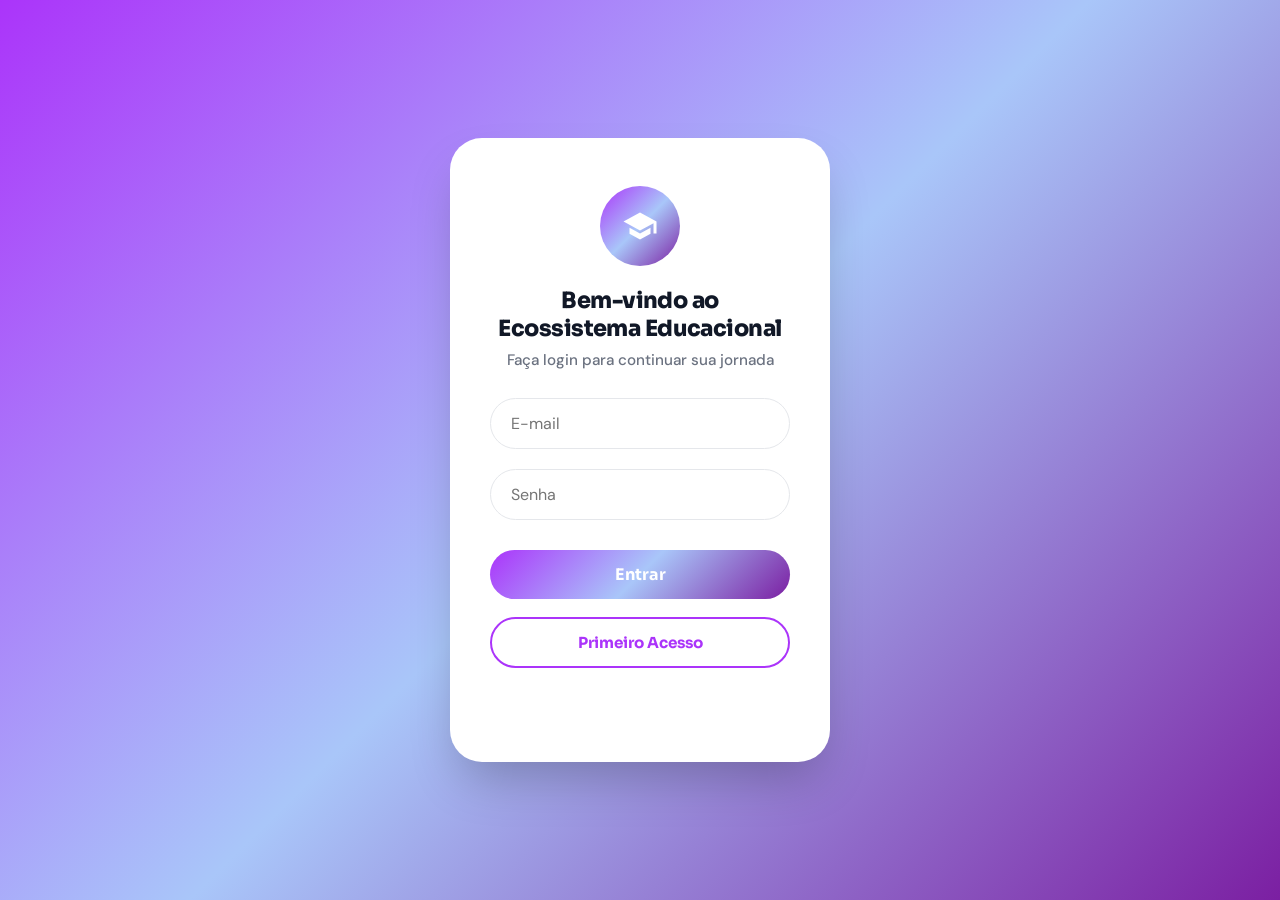
<file: login.html>
<!DOCTYPE html>
<html lang="pt-br">
<head>
    <meta charset="UTF-8">
    <meta name="viewport" content="width=device-width, initial-scale=1.0">
    <title>Quiz Educacional - Login</title>
    <link rel="stylesheet" href="style.css">
</head>
<body>
    <div class="container" id="login-container">
    <div class="login-icon">
    <svg xmlns="http://www.w3.org/2000/svg" width="36" height="36" viewBox="0 0 24 24" fill="white">
        <path d="M12 3L1 9l11 6 9-4.91V17h2V9L12 3zM5 13.18v4L12 21l7-3.82v-4L12 17l-7-3.82z"/>
    </svg>
</div>
        <h2>Bem-vindo ao Ecossistema Educacional</h2>
        <p class="login-subtitle">Faça login para continuar sua jornada</p>

        <form id="login-form" style="display:flex; flex-direction:column; gap:10px;">
            <input type="email" id="email" placeholder="E-mail" required>
            <input type="password" id="senha" placeholder="Senha" required>
            <button type="submit">Entrar</button>
            <button type="button" id="btn-mostrar-cadastro" class="btn-secundario">Primeiro Acesso</button>
        </form>

        <form id="cadastro-form" style="display:none; flex-direction:column; gap:10px;">
            <h3 style="margin:0 0 8px 0;">Criar Conta</h3>
            <input type="text" id="cadastro-nome" placeholder="Nome completo" required>
            <input type="email" id="cadastro-email" placeholder="E-mail" required>
            <input type="password" id="cadastro-senha" placeholder="Crie sua senha" required>
            <button type="submit">Cadastrar</button>
            <button type="button" id="btn-voltar-login" class="btn-secundario">Voltar ao Login</button>
        </form>

        <p id="mensagem"></p>
    </div>
    <script src="script.js"></script>
</body>
</html>
</file>
<file: style.css>
@import url('https://fonts.googleapis.com/css2?family=Sora:wght@400;600;700;800&family=DM+Sans:wght@400;500;600&display=swap');

:root {
    --roxo: #AB34FA;
    --roxo-hover: #9333EA;
    --roxo-claro: #EDE9FE;
    --roxo-medio: #C084FC;
    --roxo-escuro: #7B1FA2;

    --branco: #FFFFFF;
    --fundo: #F8F9FE;
    --borda: #E5E7EB;
    --texto: #111827;
    --texto-suave: #6B7280;
    --verde: #16a34a;
    --vermelho: #d4183d;
    --perigo-bg: #FEE2E2;

    --radius: 12px;
    --radius-lg: 32px;
    --sombra: 0 25px 50px -12px rgba(0,0,0,0.25);
}

*, *::before, *::after { box-sizing: border-box; }

body {
    font-family: 'DM Sans', sans-serif;
    background: linear-gradient(135deg, #AB34FA 0%, #A9C6F9 50%, #7B1FA2 100%);
    background-attachment: fixed;
    display: flex;
    justify-content: center;
    align-items: flex-start;
    min-height: 100vh;
    margin: 0;
    -webkit-font-smoothing: antialiased;
}

h1, h2, h3, h4 { font-family: 'Sora', sans-serif; }

/* login */

.container {
    background: var(--branco);
    padding: 48px 40px;
    border-radius: var(--radius-lg);
    box-shadow: var(--sombra);
    width: 100%;
    max-width: 380px;
    text-align: center;
    margin: auto;
}

.login-icon {
    font-size: 50px;
    display: inline-flex;
    align-items: center;
    justify-content: center;
    background: linear-gradient(135deg, #AB34FA 0%, #A9C6F9 50%, #7B1FA2 100%);
    color: var(--branco);
    width: 80px;
    height: 80px;
    border-radius: 50%;
    margin-bottom: 10px;
}

.container h2 {
    font-weight: 800;
    font-size: 1.4rem;
    color: var(--texto);
    letter-spacing: -0.025em;
    margin: 10px 0 0;
}

.login-subtitle {
    color: var(--texto-suave);
    font-size: 0.95rem;
    margin: 8px 0 28px;
    font-weight: 500;
}

/* inputs */

input[type="text"],
input[type="email"],
input[type="password"] {
    width: 100%;
    background-color: var(--branco);
    border: 1.5px solid var(--borda);
    border-radius: 9999px;
    padding: 14px 20px;
    font-size: 1rem;
    font-family: 'DM Sans', sans-serif;
    margin-bottom: 10px;
    transition: all 0.2s;
    color: var(--texto);
}

input[type="text"]:focus,
input[type="email"]:focus,
input[type="password"]:focus {
    outline: none;
    border-color: var(--roxo);
    background-color: var(--branco);
    box-shadow: 0 0 0 4px rgba(171, 52, 250, 0.12);
}

/* botões */

button {
    width: 100%;
    background: linear-gradient(135deg, #AB34FA 0%, #A9C6F9 50%, #7B1FA2 100%);
    
    color: white;
    padding: 14px;
    border-radius: 9999px;
    font-family: 'Sora', sans-serif;
    font-weight: 700;
    font-size: 1rem;
    border: none;
    cursor: pointer;
    margin-top: 10px;
    transition: background 0.3s, transform 0.2s, box-shadow 0.2s;
}

button:hover {
    background: linear-gradient(135deg, #AB34FA 0%, #A9C6F9 50%, #7B1FA2 100%);
    transform: translateY(-2px);
    box-shadow: 0 8px 20px rgba(168, 85, 247, 0.35);
}

button:active { transform: translateY(0); }

.btn-secundario {
    background: var(--branco) !important;
    color: var(--roxo) !important;
    border: 2px solid var(--roxo) !important;
    font-weight: 700;
    font-size: 0.95rem;
    margin-top: 8px;
    box-shadow: none !important;
}

.btn-secundario:hover {
    background: var(--roxo-claro) !important;
    transform: none !important;
    box-shadow: none !important;
}

#mensagem {
    margin-top: 12px;
    font-size: 0.9rem;
    font-weight: 500;
    min-height: 20px;
}

/* dashboard */

body:has(.dashboard-container) {
    align-items: flex-start;
    padding: 32px 16px;
}

.dashboard-container {
    max-width: 1000px;
    width: 100%;
    margin: 0 auto;
    background: rgba(255, 255, 255, 0.95);
    backdrop-filter: blur(12px);
    border-radius: var(--radius-lg);
    padding: 36px;
    box-shadow: var(--sombra);
}

.dash-header {
    display: flex;
    justify-content: space-between;
    align-items: center;
    margin-bottom: 32px;
    padding-bottom: 24px;
    border-bottom: 1.5px solid var(--roxo-claro);
}

.dash-header-left {
    display: flex;
    align-items: center;
    gap: 16px;
}

.dash-logo {
    font-size: 1.8rem;
    background: linear-gradient(135deg, #AB34FA 0%, #A9C6F9 50%, #7B1FA2 100%);
    color: var(--branco);
    width: 56px;
    height: 56px;
    display: flex;
    align-items: center;
    justify-content: center;
    border-radius: 16px;
    flex-shrink: 0;
}

.dash-saudacao {
    font-weight: 800;
    font-size: 1.4rem;
    color: var(--texto);
    margin: 0;
}

.dash-subtitulo {
    color: var(--roxo);
    font-weight: 600;
    text-transform: uppercase;
    font-size: 0.7rem;
    letter-spacing: 0.12em;
    margin: 0 0 2px;
}

#btn-logout {
    background: linear-gradient(135deg, #AB34FA 0%, #A9C6F9 30%, #7B1FA2 100%);
    color: #ffffff;
    border-radius: var(--radius);
    padding: 10px 18px;
    width: auto;
    font-size: 0.85rem;
    font-weight: 600;
    box-shadow: none;
    margin-top: 0;
}

#btn-logout:hover {
    background: var(--borda);
    transform: none;
    box-shadow: none;
    color: var(--vermelho);
}

.kpi-grid {
    display: grid;
    grid-template-columns: repeat(auto-fit, minmax(190px, 1fr));
    gap: 16px;
    margin-bottom: 28px;
}

.kpi-card {
    background: var(--branco);
    padding: 20px;
    border-radius: 20px;
    border: 1.5px solid var(--borda);
    display: flex;
    align-items: center;
    gap: 14px;
    transition: transform 0.25s ease, box-shadow 0.25s ease;
}

.kpi-card:hover {
    transform: translateY(-4px);
    box-shadow: 0 12px 24px rgba(168, 85, 247, 0.12);
    border-color: var(--roxo-medio);
}

.kpi-icon {
    font-size: 1.4rem;
    width: 48px;
    height: 48px;
   background: linear-gradient(135deg, #AB34FA 0%, #A9C6F9 50%, #7B1FA2 100%);
    display: flex;
    align-items: center;
    justify-content: center;
    border-radius: var(--radius);
    flex-shrink: 0;
}

.kpi-label {
    display: block;
    color: var(--texto-suave);
    font-size: 0.8rem;
    font-weight: 500;
    margin-bottom: 4px;
}

.kpi-valor {
    display: block;
    font-family: 'Sora', sans-serif;
    font-size: 1.2rem;
    font-weight: 700;
    color: var(--texto);
}

.kpi-valor-sm { font-size: 0.9rem; }

.graficos-grid {
    display: grid;
    grid-template-columns: 2fr 1fr;
    gap: 20px;
    margin-bottom: 20px;
}

.card {
    background: var(--branco);
    padding: 24px;
    border-radius: 20px;
    border: 1.5px solid var(--borda);
}

.grafico-card h3,
.historico-card h3 {
    font-weight: 700;
    font-size: 1rem;
    color: var(--texto);
    margin: 0 0 4px;
    display: flex;
    align-items: center;
    gap: 8px;
}

.card-descricao {
    color: var(--texto-suave);
    font-size: 0.82rem;
    margin: 0 0 16px;
}

.chart-wrapper {
    position: relative;
    height: 180px;
}

.chart-empty {
    color: var(--texto-suave);
    font-size: 0.88rem;
    text-align: center;
    padding: 32px 0;
    margin: 0;
}

.historico-card { margin-bottom: 20px; }

.table-wrapper { overflow-x: auto; }

#tabela-historico {
    width: 100%;
    border-collapse: collapse;
    font-size: 0.875rem;
}

#tabela-historico thead th {
    background: var(--fundo);
    color: var(--texto-suave);
    font-weight: 600;
    font-size: 0.78rem;
    text-transform: uppercase;
    letter-spacing: 0.06em;
    padding: 10px 14px;
    text-align: left;
    border-bottom: 1.5px solid var(--borda);
}

#tabela-historico tbody td {
    padding: 12px 14px;
    border-bottom: 1px solid var(--fundo);
    color: var(--texto);
    vertical-align: middle;
}

#tabela-historico tbody tr:last-child td { border-bottom: none; }
#tabela-historico tbody tr:hover td { background: #f8f9fe; }

.table-empty {
    text-align: center;
    color: var(--texto-suave);
    padding: 24px !important;
}

.badge {
    display: inline-block;
    padding: 3px 10px;
    border-radius: 9999px;
    font-size: 0.78rem;
    font-weight: 600;
}

.badge-verde   { background: #dcfce7; color: #15803d; }
.badge-amarelo { background: #fef9c3; color: #a16207; }
.badge-vermelho{ background: var(--perigo-bg); color: #b91c1c; }
.badge-roxo    { background: var(--roxo-claro); color: var(--roxo-escuro); }
.badge-cinza   { background: var(--fundo); color: var(--texto-suave); }

.dash-acoes {
    display: flex;
    gap: 12px;
    margin-top: 8px;
}

#btn-quiz { background: linear-gradient(135deg, #AB34FA 0%, #A9C6F9 50%, #7B1FA2 100%); flex: 2; margin-top: 0; }
#btn-quiz:hover { background: linear-gradient(135deg, #AB34FA 0%, #A9C6F9 50%, #7B1FA2 100%); }

.btn-perigo {
    background: var(--perigo-bg) !important;
    color: var(--vermelho) !important;
    flex: 1;
    margin-top: 0 !important;
    box-shadow: none !important;
}

.btn-perigo:hover {
    background: #fecaca !important;
    transform: none !important;
    box-shadow: none !important;
}

#chatbot-btn {
    position: fixed;
    bottom: 28px;
    right: 28px;
    width: 54px;
    height: 54px;
    background: linear-gradient(135deg, #AB34FA 0%, #A9C6F9 30%, #7B1FA2 100%);
    border-radius: 50%;
    display: flex;
    align-items: center;
    justify-content: center;
    font-size: 1.4rem;
    cursor: pointer;
    box-shadow: 0 8px 24px rgba(168, 85, 247, 0.4);
    transition: transform 0.2s, box-shadow 0.2s;
    z-index: 999;
}

#chatbot-btn:hover {
    transform: scale(1.1) translateY(-2px);
    box-shadow: 0 12px 32px rgba(168, 85, 247, 0.5);
}

/* modal de proficiência */

.modal {
    display: none;
    position: fixed;
    inset: 0;
    background: rgba(123, 31, 162, 0.5);
    backdrop-filter: blur(4px);
    z-index: 1000;
    justify-content: center;
    align-items: center;
    padding: 20px;
}

.modal-content {
    background: var(--branco);
    border-radius: var(--radius-lg);
    padding: 40px;
    max-width: 480px;
    width: 100%;
    box-shadow: var(--sombra);
    animation: modalEntrada 0.3s cubic-bezier(0.34, 1.56, 0.64, 1);
}

@keyframes modalEntrada {
    from { opacity: 0; transform: scale(0.92) translateY(16px); }
    to   { opacity: 1; transform: scale(1) translateY(0); }
}

.modal-content h3 {
    font-weight: 800;
    font-size: 1.3rem;
    color: var(--texto);
    margin: 0 0 8px;
}

.pergunta {
    margin-bottom: 16px;
    text-align: left;
}

.pergunta label {
    display: block;
    font-weight: 600;
    font-size: 0.9rem;
    color: var(--texto);
    margin-bottom: 6px;
}

.pergunta input { margin-bottom: 0; }

/* quiz */

body:has(.quiz-container) {
    align-items: center;
    padding: 32px 16px;
}

.quiz-container {
    background: var(--branco);
    padding: 40px;
    border-radius: var(--radius-lg);
    box-shadow: var(--sombra);
    width: 100%;
    max-width: 520px;
    margin: auto;
}

.quiz-container h2 {
    font-weight: 800;
    font-size: 1rem;
    color: var(--roxo);
    letter-spacing: 0.1em;
    text-transform: uppercase;
    margin: 0 0 24px;
}

#quiz-progresso {
    font-size: 0.8rem;
    font-weight: 700;
    color: var(--roxo);
    text-transform: uppercase;
    letter-spacing: 0.07em;
    display: block;
    margin-bottom: 8px;
}

.quiz-progresso-wrapper { margin-bottom: 28px; }

.barra-progresso {
    background: var(--fundo);
    height: 8px;
    border-radius: 9999px;
    overflow: hidden;
}

.barra-progresso-fill {
    background: linear-gradient(135deg, #AB34FA 0%, #A9C6F9 50%, #7B1FA2 100%);
    height: 100%;
    border-radius: 9999px;
    transition: width 0.4s cubic-bezier(0.4, 0, 0.2, 1);
    width: 0%;
}

.quiz-enunciado {
    font-weight: 700;
    font-size: 1.25rem;
    color: var(--texto);
    line-height: 1.4;
    margin-bottom: 24px;
    text-align: left;
}

.quiz-alternativas {
    display: flex;
    flex-direction: column;
    gap: 10px;
    width: 100%;
}

.quiz-alternativas label {
    display: flex;
    align-items: center;
    padding: 14px 18px;
    background: #F8F9FE;
    border: 2px solid var(--borda);
    border-radius: 14px;
    cursor: pointer;
    transition: all 0.2s ease;
    font-weight: 500;
    color: #374151;
    font-size: 0.95rem;
}

.quiz-alternativas label:hover {
    border-color: var(--roxo);
    background: var(--roxo-claro);
}

.quiz-alternativas label:has(input[type="radio"]:checked) {
    border-color: var(--roxo);
    background: var(--roxo-claro);
    box-shadow: 0 0 0 3px rgba(168, 85, 247, 0.1);
}

input[type="radio"] {
    accent-color: var(--roxo);
    margin-right: 12px;
    width: 18px;
    height: 18px;
    flex-shrink: 0;
}

#quiz-feedback {
    font-weight: 600;
    font-size: 0.95rem;
    margin-top: 16px;
    min-height: 24px;
    text-align: center;
}

#btn-responder { margin-top: 24px; background: linear-gradient(135deg, #AB34FA 0%, #A9C6F9 50%, #7B1FA2 100%); }

#btn-responder:disabled {
    background: var(--borda);
    color: #9CA3AF;
    cursor: not-allowed;
    transform: none;
    box-shadow: none;
}

#btn-voltar {
    background: transparent;
    color: var(--texto-suave);
    font-size: 0.9rem;
    font-weight: 600;
    margin-top: 12px;
    box-shadow: none;
}

#btn-voltar:hover {
    color: var(--roxo);
    background: transparent;
    transform: none;
    box-shadow: none;
}

.resultado-final { text-align: center; padding: 20px 0; }
.resultado-emoji { font-size: 3rem; margin-bottom: 12px; }

.resultado-final h3 {
    font-weight: 800;
    font-size: 1.5rem;
    color: var(--texto);
    margin: 0 0 16px;
}

.resultado-placar {
    font-family: 'Sora', sans-serif;
    font-size: 3rem;
    font-weight: 800;
    color: var(--roxo);
    margin: 0;
    line-height: 1;
}

.resultado-placar span {
    font-size: 1.2rem;
    color: var(--texto-suave);
    font-weight: 500;
}

.resultado-pct {
    color: var(--texto-suave);
    font-size: 1rem;
    margin: 8px 0 28px;
}

/* responsivo */

@media (max-width: 700px) {
    .dashboard-container { padding: 24px 18px; }
    .graficos-grid { grid-template-columns: 1fr; }
    .kpi-grid { grid-template-columns: repeat(2, 1fr); }
    .dash-header { flex-wrap: wrap; gap: 12px; }
    .dash-acoes { flex-direction: column; }
    #btn-quiz, .btn-perigo { flex: unset; width: 100%; }
    .quiz-container { padding: 28px 20px; }
}

@media (max-width: 420px) {
    .kpi-grid { grid-template-columns: 1fr; }
    .container { padding: 36px 24px; }
}
</file>
